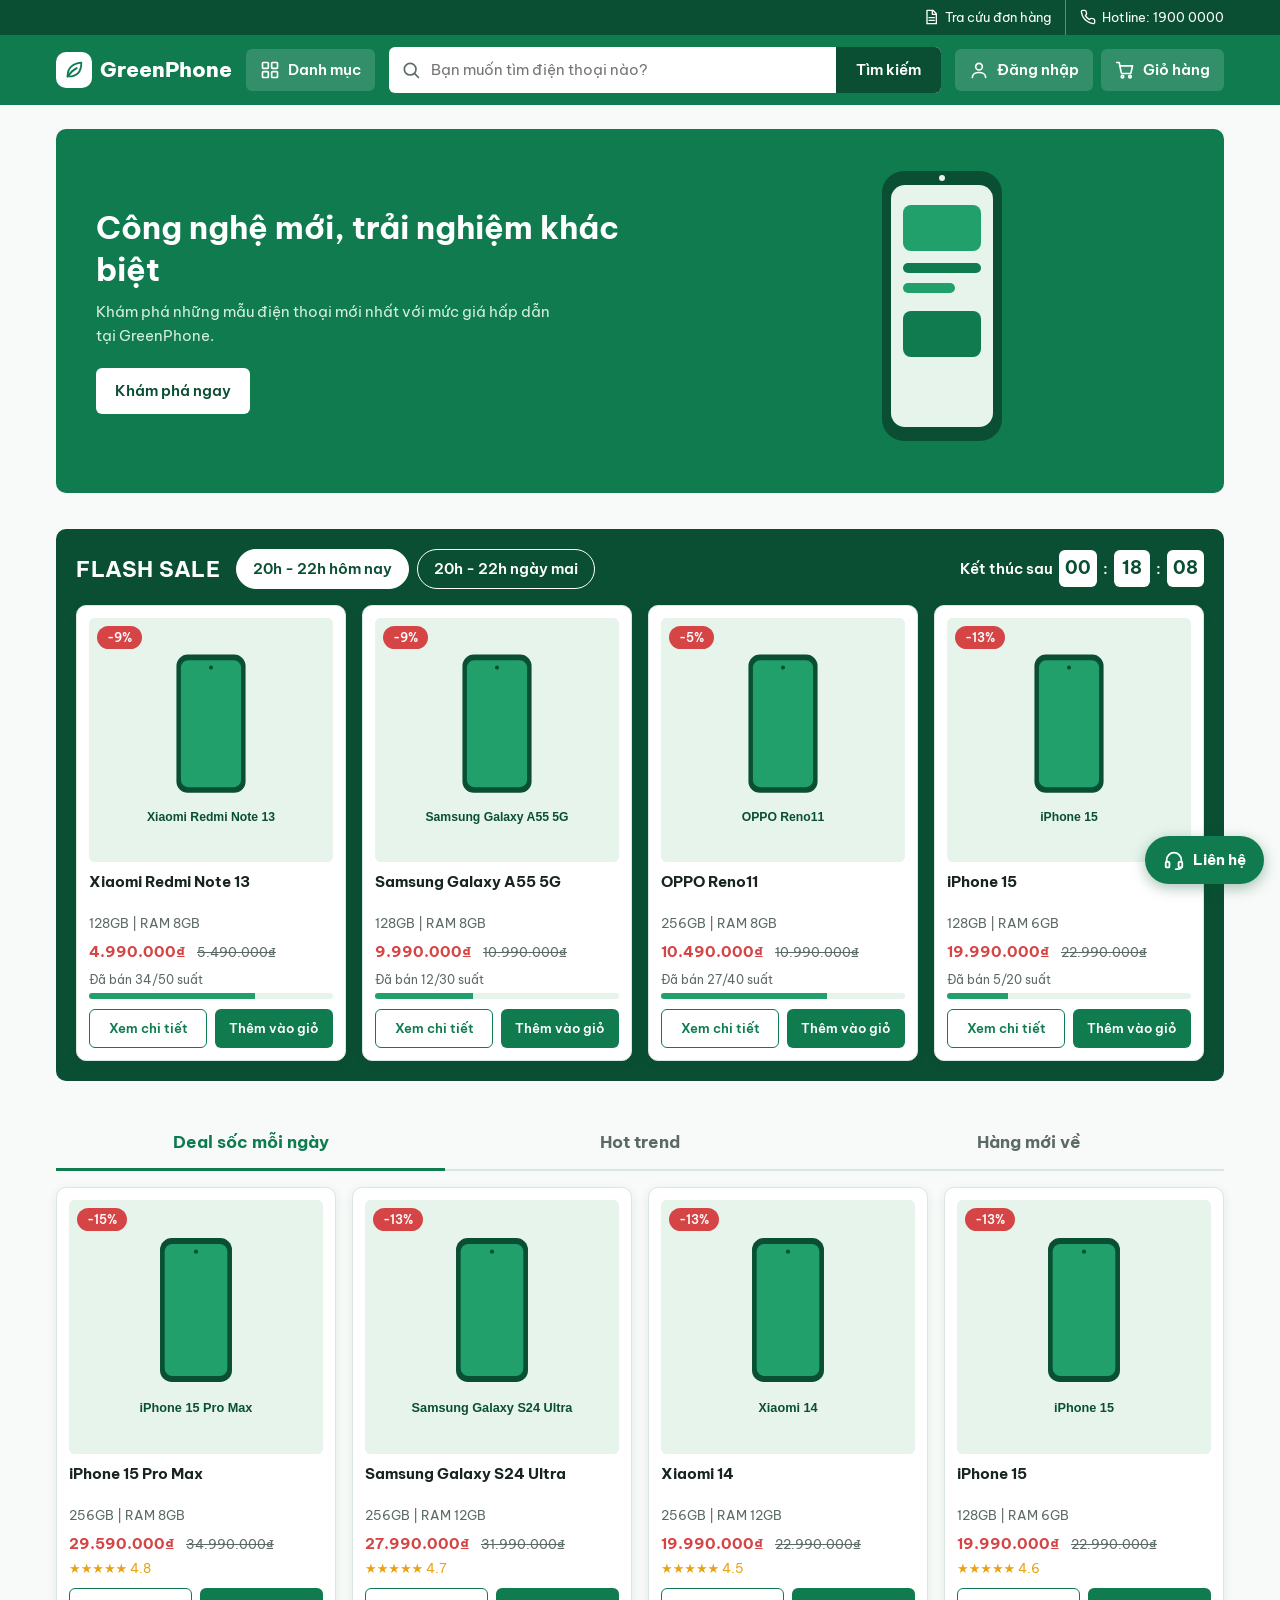
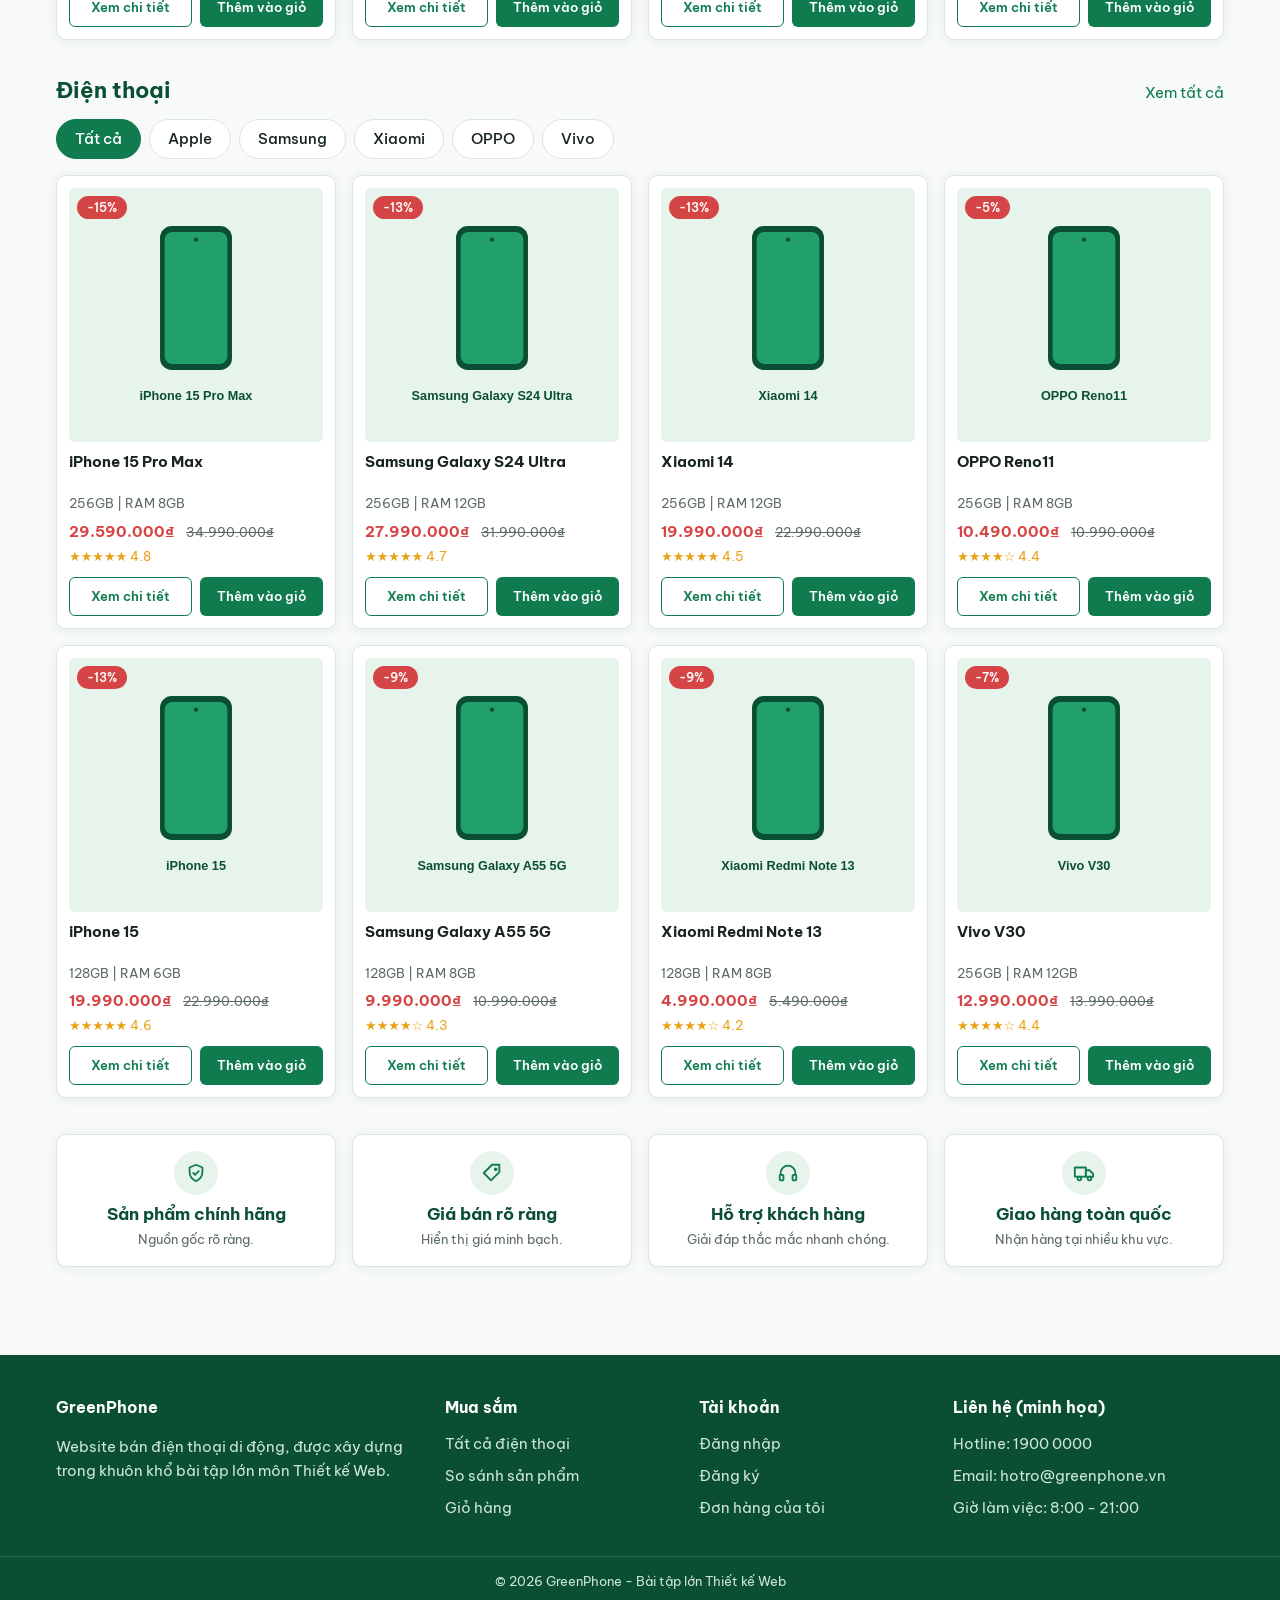
<file: index.html>
<!DOCTYPE html>
<html lang="vi">
<head>
  <meta charset="UTF-8">
  <meta name="viewport" content="width=device-width, initial-scale=1">
  <title>GreenPhone - Trang chủ</title>
  <link rel="preconnect" href="https://fonts.googleapis.com">
  <link href="https://fonts.googleapis.com/css2?family=Be+Vietnam+Pro:wght@400;500;600;700;800&display=swap" rel="stylesheet">
  <link rel="stylesheet" href="css/base.css">
  <link rel="stylesheet" href="css/home.css">
</head>
<body>

  <div id="site-header"></div>

  <main class="main">
    <div class="container">

      <!-- 1. Hero -->
      <section class="home-hero">
        <div>
          <h1>Công nghệ mới, trải nghiệm khác biệt</h1>
          <p>Khám phá những mẫu điện thoại mới nhất với mức giá hấp dẫn tại GreenPhone.</p>
          <a class="btn" href="products.html">Khám phá ngay</a>
        </div>
        <div class="home-hero-img" aria-hidden="true">
          <svg viewBox="0 0 260 300" xmlns="http://www.w3.org/2000/svg">
            <rect x="70" y="10" width="120" height="270" rx="22" fill="#0A4F33"/>
            <rect x="79" y="24" width="102" height="242" rx="14" fill="#E6F4EC"/>
            <rect x="91" y="44" width="78" height="46" rx="8" fill="#22A06B"/>
            <rect x="91" y="102" width="78" height="10" rx="5" fill="#0F7B4F"/>
            <rect x="91" y="122" width="52" height="10" rx="5" fill="#22A06B"/>
            <rect x="91" y="150" width="78" height="46" rx="8" fill="#0F7B4F"/>
            <circle cx="130" cy="17" r="3" fill="#E6F4EC"/>
          </svg>
        </div>
      </section>

      <!-- 2. Flash sale (vẽ bởi js/home.js; dữ liệu suất bán là minh họa) -->
      <section class="home-section home-flash" id="flash-sale">
        <div class="home-flash-head">
          <h2>FLASH SALE</h2>
          <div class="home-slots" id="flash-slots"></div>
          <div class="home-timer">
            <span id="timer-label">Kết thúc sau</span>
            <b id="t-h">00</b><i>:</i><b id="t-m">00</b><i>:</i><b id="t-s">00</b>
          </div>
        </div>
        <div class="home-products" id="flash-products"></div>
      </section>

      <!-- 3. Ba tab: Deal sốc mỗi ngày / Hot trend / Hàng mới về -->
      <section class="home-section">
        <div class="home-tabs" id="home-tabs">
          <button type="button" class="home-tab active" data-tab="deal">Deal sốc mỗi ngày</button>
          <button type="button" class="home-tab" data-tab="hot">Hot trend</button>
          <button type="button" class="home-tab" data-tab="new">Hàng mới về</button>
        </div>
        <div class="home-products" id="tab-products"></div>
      </section>

      <!-- 4. Danh mục điện thoại (lọc theo hãng ngay tại trang chủ) -->
      <section class="home-section">
        <div class="home-section-head">
          <h2>Điện thoại</h2>
          <a href="products.html">Xem tất cả</a>
        </div>
        <div class="home-pills" id="home-pills"></div>
        <div class="home-products" id="phone-products"></div>
      </section>

      <!-- 5. Lợi ích mua sắm -->
      <section class="home-section">
        <div class="home-benefits">
          <div class="card home-benefit">
            <div class="home-benefit-icon"><svg viewBox="0 0 24 24" fill="none" stroke="currentColor" stroke-width="2" stroke-linecap="round" stroke-linejoin="round"><path d="M12 3l7 3v5c0 5-3 8-7 10-4-2-7-5-7-10V6z"/><path d="M9 12l2 2 4-4"/></svg></div>
            <h3>Sản phẩm chính hãng</h3><p>Nguồn gốc rõ ràng.</p>
          </div>
          <div class="card home-benefit">
            <div class="home-benefit-icon"><svg viewBox="0 0 24 24" fill="none" stroke="currentColor" stroke-width="2" stroke-linecap="round" stroke-linejoin="round"><path d="M3 12l9-9h8v8l-9 9z"/><circle cx="16" cy="8" r="1"/></svg></div>
            <h3>Giá bán rõ ràng</h3><p>Hiển thị giá minh bạch.</p>
          </div>
          <div class="card home-benefit">
            <div class="home-benefit-icon"><svg viewBox="0 0 24 24" fill="none" stroke="currentColor" stroke-width="2" stroke-linecap="round" stroke-linejoin="round"><path d="M4 14v-2a8 8 0 0116 0v2"/><rect x="3" y="14" width="4" height="6" rx="1"/><rect x="17" y="14" width="4" height="6" rx="1"/></svg></div>
            <h3>Hỗ trợ khách hàng</h3><p>Giải đáp thắc mắc nhanh chóng.</p>
          </div>
          <div class="card home-benefit">
            <div class="home-benefit-icon"><svg viewBox="0 0 24 24" fill="none" stroke="currentColor" stroke-width="2" stroke-linecap="round" stroke-linejoin="round"><path d="M2 6h12v10H2z"/><path d="M14 9h4l4 4v3h-8z"/><circle cx="7" cy="18" r="2"/><circle cx="18" cy="18" r="2"/></svg></div>
            <h3>Giao hàng toàn quốc</h3><p>Nhận hàng tại nhiều khu vực.</p>
          </div>
        </div>
      </section>

    </div>
  </main>

  <div id="site-footer"></div>

  <!-- Thứ tự: dữ liệu, common.js, js của trang -->
  <script src="data/products.js"></script>
  <script src="js/common.js"></script>
  <script src="js/home.js"></script>
</body>
</html>
</file>
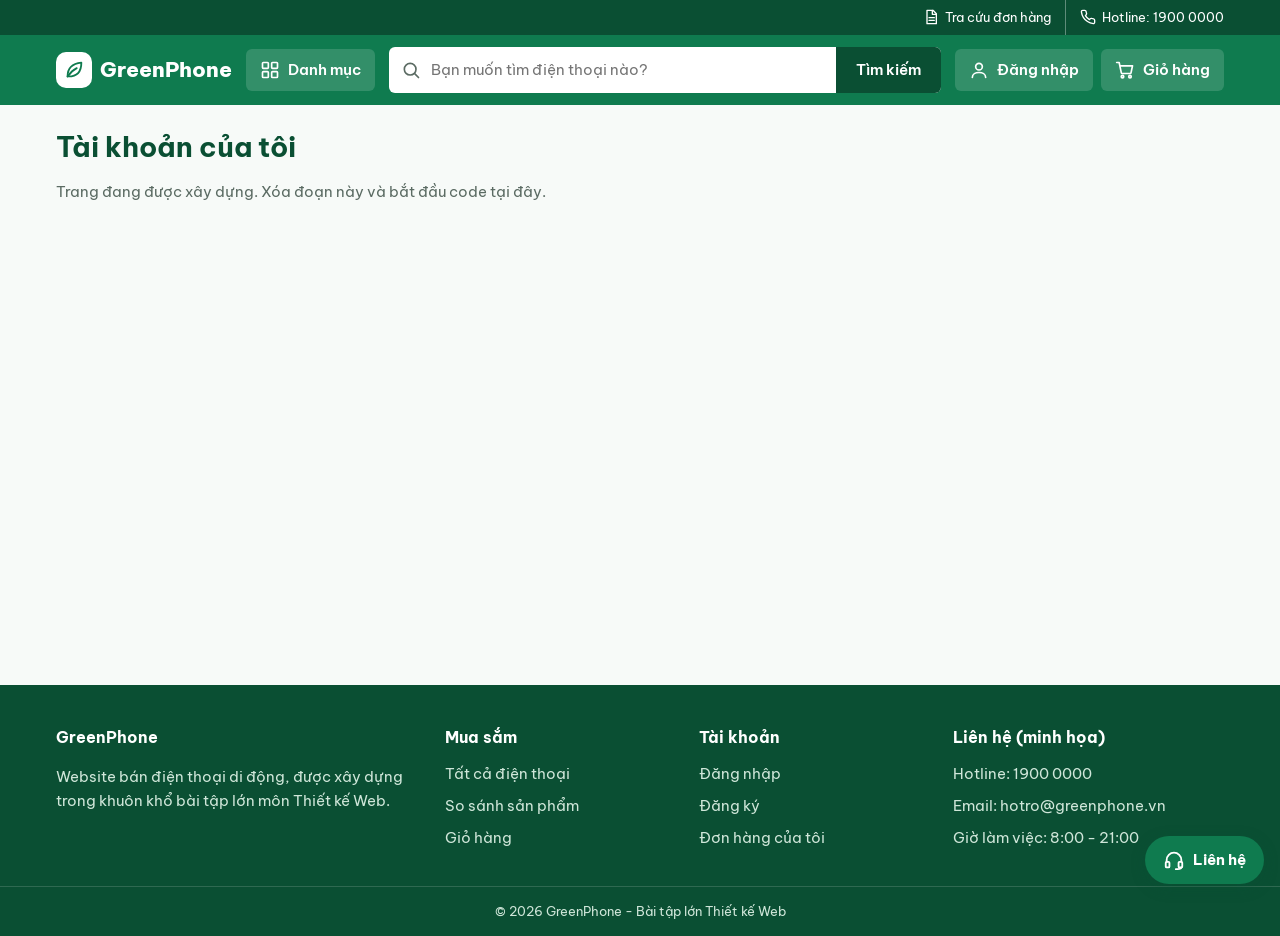
<file: account.html>
<!DOCTYPE html>
<html lang="vi">
<head>
  <meta charset="UTF-8">
  <meta name="viewport" content="width=device-width, initial-scale=1">
  <title>GreenPhone - Tài khoản của tôi</title>
  <link rel="preconnect" href="https://fonts.googleapis.com">
  <link href="https://fonts.googleapis.com/css2?family=Be+Vietnam+Pro:wght@400;500;600;700;800&display=swap" rel="stylesheet">
  <link rel="stylesheet" href="css/base.css">
  <link rel="stylesheet" href="css/account.css">
</head>
<body>

  <div id="site-header"></div>

  <main class="main">
    <div class="container">
      <!-- ===== NỘI DUNG RIÊNG CỦA TRANG BẮT ĐẦU TỪ ĐÂY (TV1 phụ trách) =====
           Truy cập: Đã đăng nhập
           Gợi ý: Gọi requireLogin(). Chuyển mục bằng ?tab=profile, address, password. -->
      <h1>Tài khoản của tôi</h1>
      <p class="text-soft">Trang đang được xây dựng. Xóa đoạn này và bắt đầu code tại đây.</p>
      <!-- ===== HẾT NỘI DUNG RIÊNG ===== -->
    </div>
  </main>

  <div id="site-footer"></div>

  <!-- Thứ tự: dữ liệu, common.js, js của module -->
  <script src="data/products.js"></script>
  <script src="js/common.js"></script>
  <script src="js/account.js"></script>
</body>
</html>
</file>
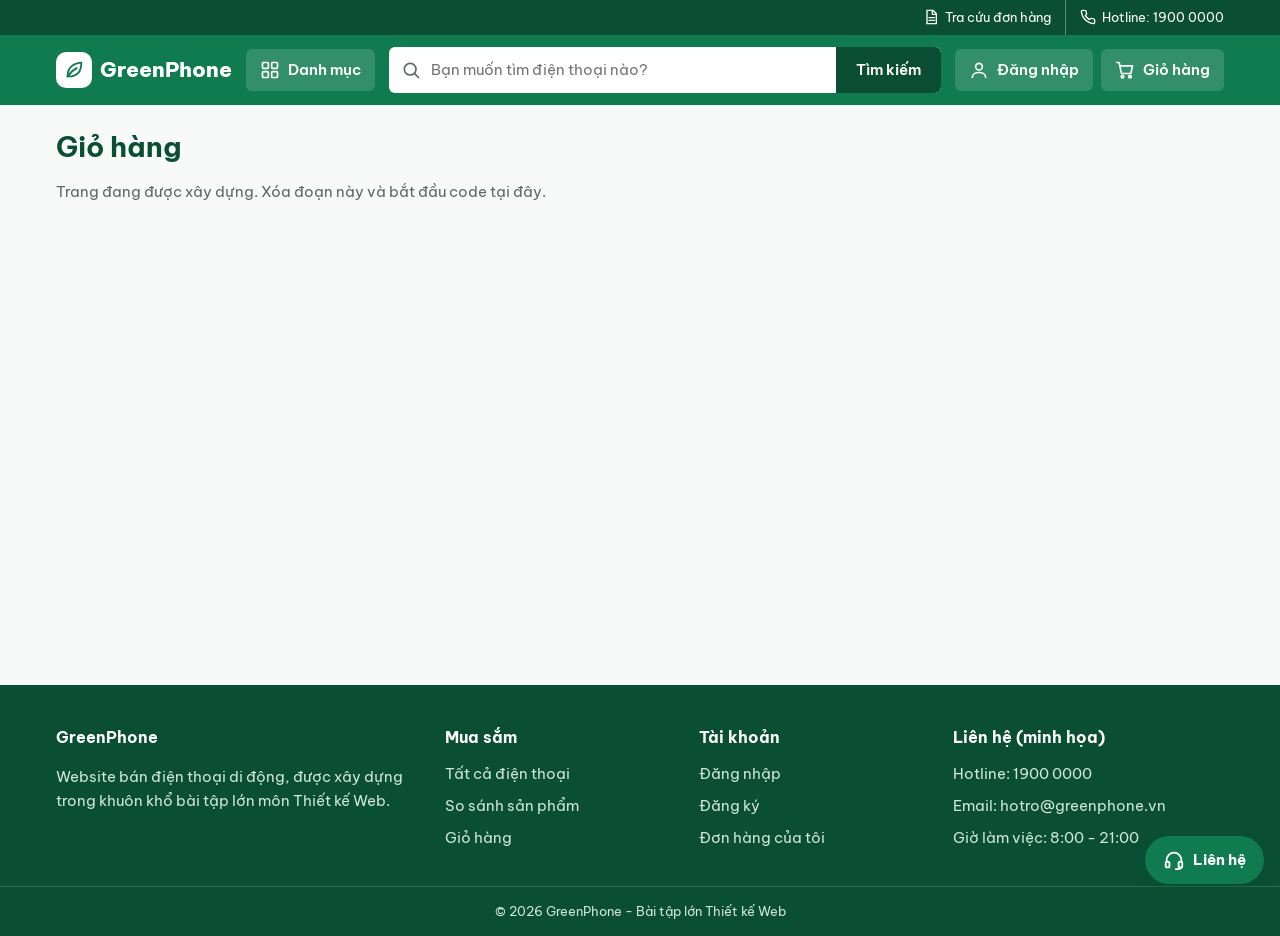
<file: cart.html>
<!DOCTYPE html>
<html lang="vi">
<head>
  <meta charset="UTF-8">
  <meta name="viewport" content="width=device-width, initial-scale=1">
  <title>GreenPhone - Giỏ hàng</title>
  <link rel="preconnect" href="https://fonts.googleapis.com">
  <link href="https://fonts.googleapis.com/css2?family=Be+Vietnam+Pro:wght@400;500;600;700;800&display=swap" rel="stylesheet">
  <link rel="stylesheet" href="css/base.css">
  <link rel="stylesheet" href="css/cart.css">
</head>
<body>

  <div id="site-header"></div>

  <main class="main">
    <div class="container">
      <!-- ===== NỘI DUNG RIÊNG CỦA TRANG BẮT ĐẦU TỪ ĐÂY (TV3 phụ trách) =====
           Truy cập: Mọi người
           Gợi ý: Đọc getCart(). Giỏ chỉ lưu variantId, quantity, selected; giá lấy từ PRODUCTS. -->
      <h1>Giỏ hàng</h1>
      <p class="text-soft">Trang đang được xây dựng. Xóa đoạn này và bắt đầu code tại đây.</p>
      <!-- ===== HẾT NỘI DUNG RIÊNG ===== -->
    </div>
  </main>

  <div id="site-footer"></div>

  <!-- Thứ tự: dữ liệu, common.js, js của module -->
  <script src="data/products.js"></script>
  <script src="js/common.js"></script>
  <script src="js/cart.js"></script>
</body>
</html>
</file>
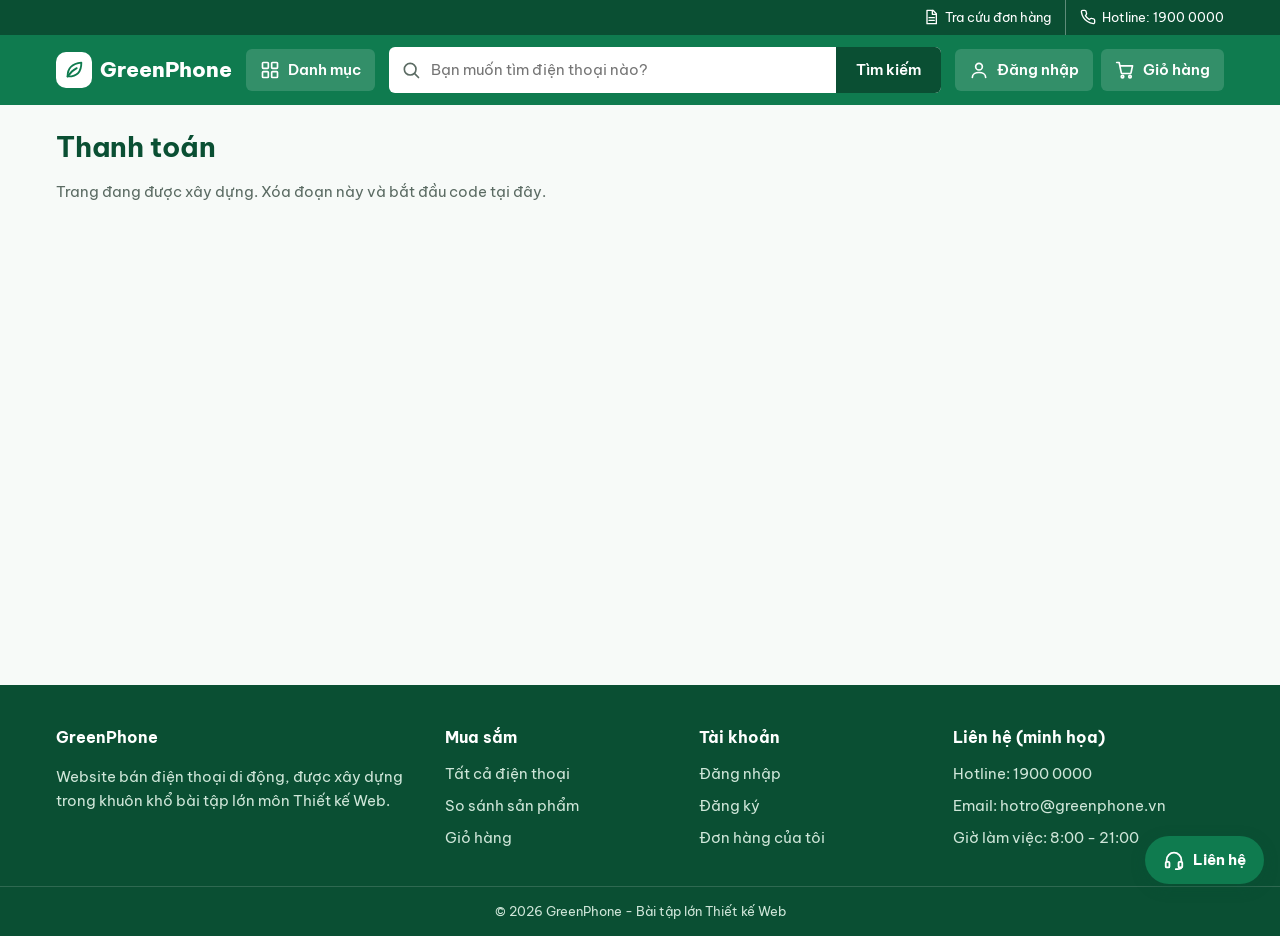
<file: checkout.html>
<!DOCTYPE html>
<html lang="vi">
<head>
  <meta charset="UTF-8">
  <meta name="viewport" content="width=device-width, initial-scale=1">
  <title>GreenPhone - Thanh toán</title>
  <link rel="preconnect" href="https://fonts.googleapis.com">
  <link href="https://fonts.googleapis.com/css2?family=Be+Vietnam+Pro:wght@400;500;600;700;800&display=swap" rel="stylesheet">
  <link rel="stylesheet" href="css/base.css">
  <link rel="stylesheet" href="css/cart.css">
</head>
<body>

  <div id="site-header"></div>

  <main class="main">
    <div class="container">
      <!-- ===== NỘI DUNG RIÊNG CỦA TRANG BẮT ĐẦU TỪ ĐÂY (TV3 phụ trách) =====
           Truy cập: Đã đăng nhập
           Gợi ý: Gọi requireLogin() ở đầu file JS. Tạo đơn bằng createOrder() (cần bổ sung vào common.js). -->
      <h1>Thanh toán</h1>
      <p class="text-soft">Trang đang được xây dựng. Xóa đoạn này và bắt đầu code tại đây.</p>
      <!-- ===== HẾT NỘI DUNG RIÊNG ===== -->
    </div>
  </main>

  <div id="site-footer"></div>

  <!-- Thứ tự: dữ liệu, common.js, js của module -->
  <script src="data/products.js"></script>
  <script src="js/common.js"></script>
  <script src="js/cart.js"></script>
</body>
</html>
</file>
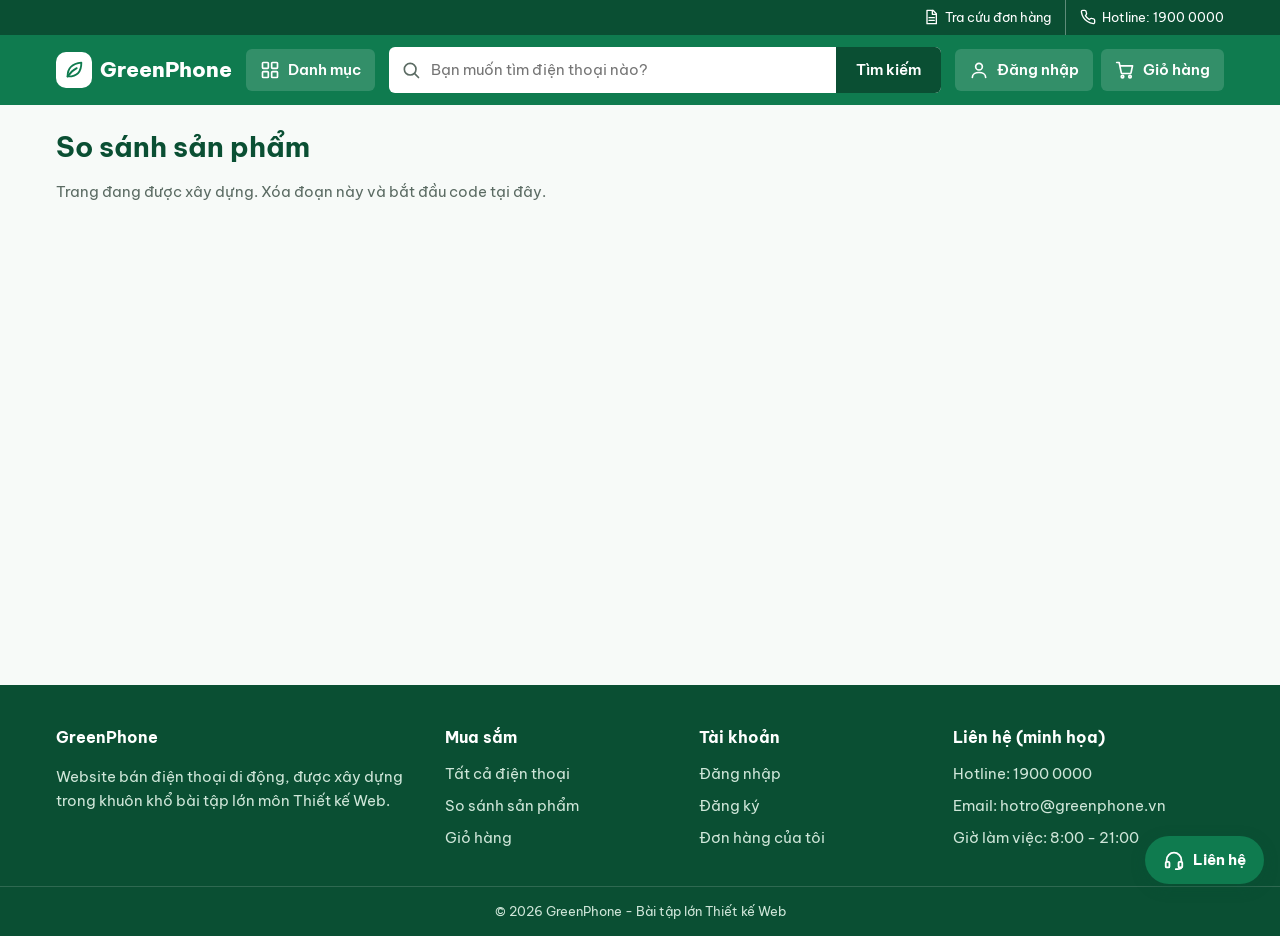
<file: compare.html>
<!DOCTYPE html>
<html lang="vi">
<head>
  <meta charset="UTF-8">
  <meta name="viewport" content="width=device-width, initial-scale=1">
  <title>GreenPhone - So sánh sản phẩm</title>
  <link rel="preconnect" href="https://fonts.googleapis.com">
  <link href="https://fonts.googleapis.com/css2?family=Be+Vietnam+Pro:wght@400;500;600;700;800&display=swap" rel="stylesheet">
  <link rel="stylesheet" href="css/base.css">
  <link rel="stylesheet" href="css/product.css">
</head>
<body>

  <div id="site-header"></div>

  <main class="main">
    <div class="container">
      <!-- ===== NỘI DUNG RIÊNG CỦA TRANG BẮT ĐẦU TỪ ĐÂY (TV2 phụ trách) =====
           Truy cập: Mọi người
           Gợi ý: So sánh tối đa 2 sản phẩm, lưu id vào khóa compare_list. -->
      <h1>So sánh sản phẩm</h1>
      <p class="text-soft">Trang đang được xây dựng. Xóa đoạn này và bắt đầu code tại đây.</p>
      <!-- ===== HẾT NỘI DUNG RIÊNG ===== -->
    </div>
  </main>

  <div id="site-footer"></div>

  <!-- Thứ tự: dữ liệu, common.js, js của module -->
  <script src="data/products.js"></script>
  <script src="js/common.js"></script>
  <script src="js/product.js"></script>
</body>
</html>
</file>
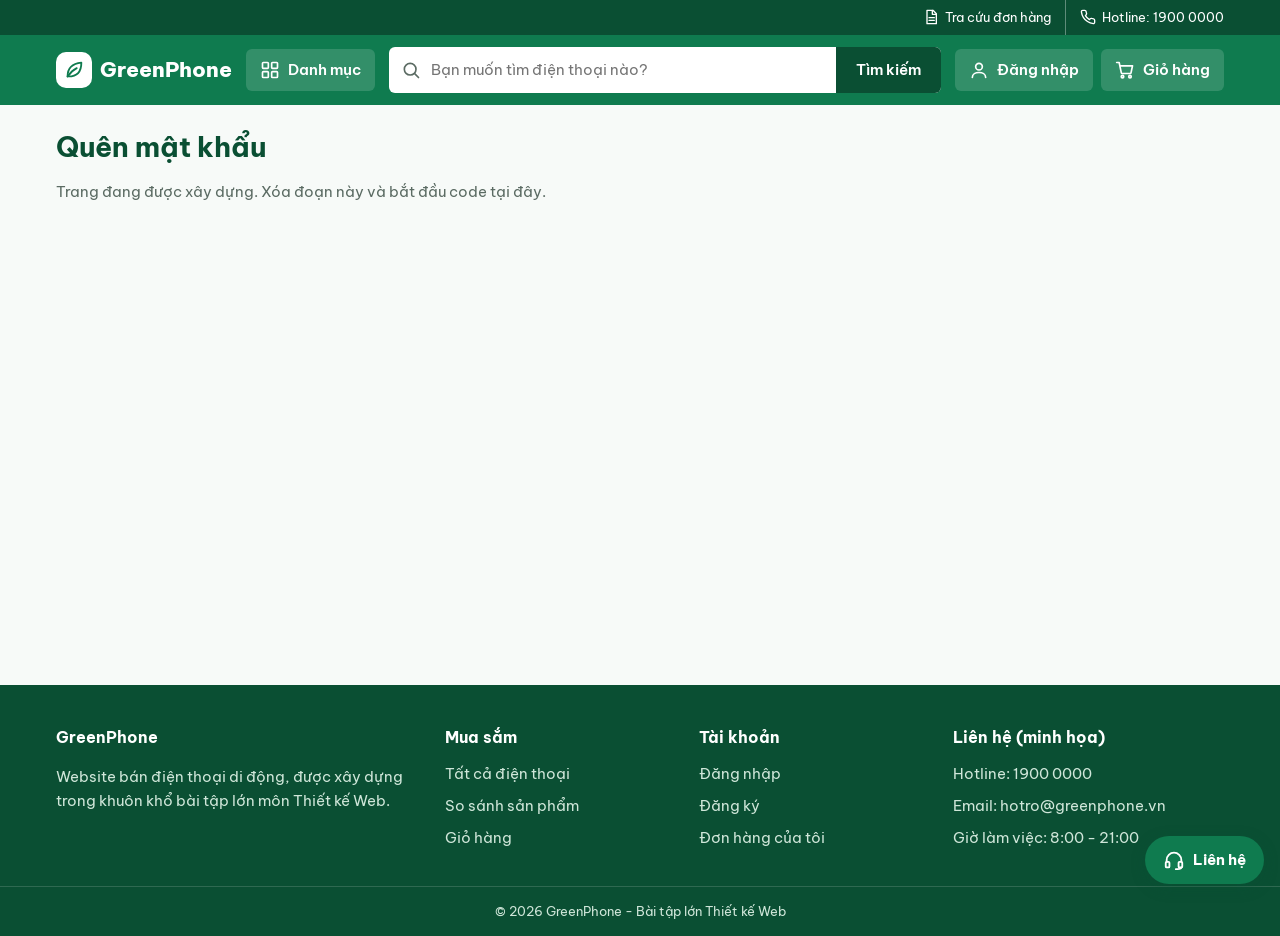
<file: forgot-password.html>
<!DOCTYPE html>
<html lang="vi">
<head>
  <meta charset="UTF-8">
  <meta name="viewport" content="width=device-width, initial-scale=1">
  <title>GreenPhone - Quên mật khẩu</title>
  <link rel="preconnect" href="https://fonts.googleapis.com">
  <link href="https://fonts.googleapis.com/css2?family=Be+Vietnam+Pro:wght@400;500;600;700;800&display=swap" rel="stylesheet">
  <link rel="stylesheet" href="css/base.css">
  <link rel="stylesheet" href="css/account.css">
</head>
<body>

  <div id="site-header"></div>

  <main class="main">
    <div class="container">
      <!-- ===== NỘI DUNG RIÊNG CỦA TRANG BẮT ĐẦU TỪ ĐÂY (TV1 phụ trách) =====
           Truy cập: Chưa đăng nhập
           Gợi ý: Giả lập, mã xác nhận cố định (xem tài liệu thống nhất, mục B9). -->
      <h1>Quên mật khẩu</h1>
      <p class="text-soft">Trang đang được xây dựng. Xóa đoạn này và bắt đầu code tại đây.</p>
      <!-- ===== HẾT NỘI DUNG RIÊNG ===== -->
    </div>
  </main>

  <div id="site-footer"></div>

  <!-- Thứ tự: dữ liệu, common.js, js của module -->
  <script src="data/products.js"></script>
  <script src="js/common.js"></script>
  <script src="js/account.js"></script>
</body>
</html>
</file>
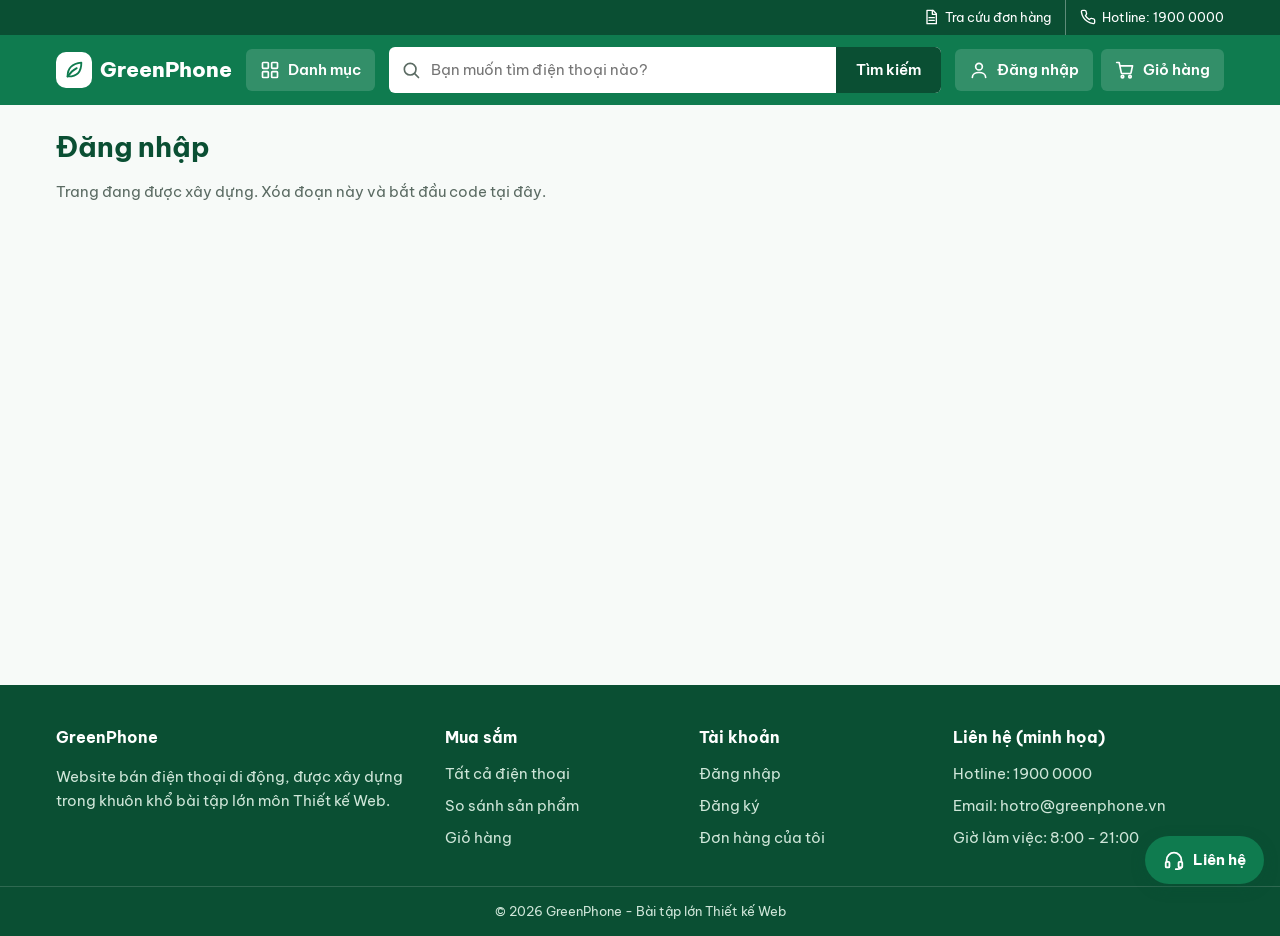
<file: login.html>
<!DOCTYPE html>
<html lang="vi">
<head>
  <meta charset="UTF-8">
  <meta name="viewport" content="width=device-width, initial-scale=1">
  <title>GreenPhone - Đăng nhập</title>
  <link rel="preconnect" href="https://fonts.googleapis.com">
  <link href="https://fonts.googleapis.com/css2?family=Be+Vietnam+Pro:wght@400;500;600;700;800&display=swap" rel="stylesheet">
  <link rel="stylesheet" href="css/base.css">
  <link rel="stylesheet" href="css/account.css">
</head>
<body>

  <div id="site-header"></div>

  <main class="main">
    <div class="container">
      <!-- ===== NỘI DUNG RIÊNG CỦA TRANG BẮT ĐẦU TỪ ĐÂY (TV1 phụ trách) =====
           Truy cập: Chưa đăng nhập
           Gợi ý: Có link sang register.html. Đăng nhập xong lưu currentUser, quay lại trang trong sessionStorage afterLogin. -->
      <h1>Đăng nhập</h1>
      <p class="text-soft">Trang đang được xây dựng. Xóa đoạn này và bắt đầu code tại đây.</p>
      <!-- ===== HẾT NỘI DUNG RIÊNG ===== -->
    </div>
  </main>

  <div id="site-footer"></div>

  <!-- Thứ tự: dữ liệu, common.js, js của module -->
  <script src="data/products.js"></script>
  <script src="js/common.js"></script>
  <script src="js/account.js"></script>
</body>
</html>
</file>
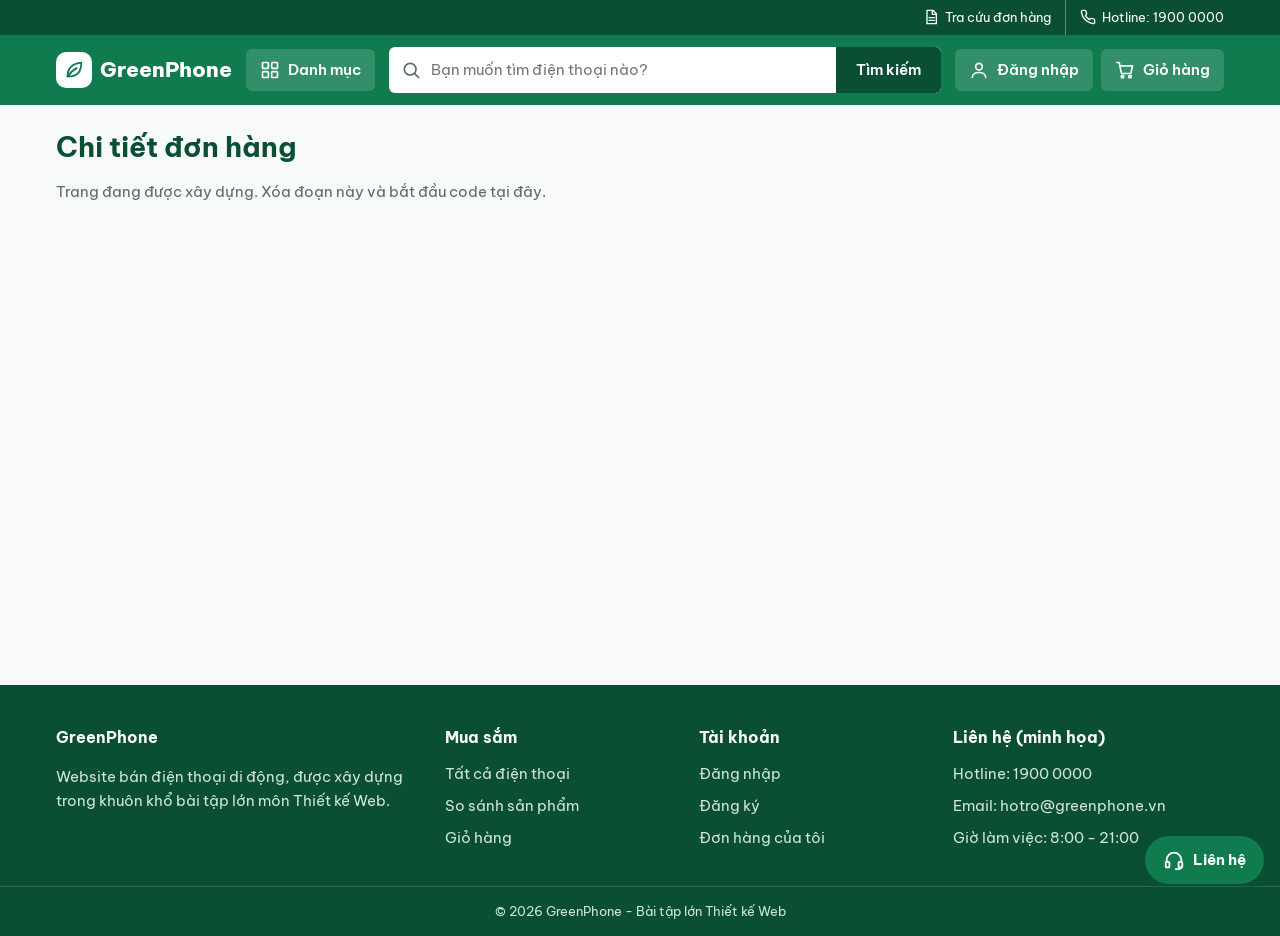
<file: order-detail.html>
<!DOCTYPE html>
<html lang="vi">
<head>
  <meta charset="UTF-8">
  <meta name="viewport" content="width=device-width, initial-scale=1">
  <title>GreenPhone - Chi tiết đơn hàng</title>
  <link rel="preconnect" href="https://fonts.googleapis.com">
  <link href="https://fonts.googleapis.com/css2?family=Be+Vietnam+Pro:wght@400;500;600;700;800&display=swap" rel="stylesheet">
  <link rel="stylesheet" href="css/base.css">
  <link rel="stylesheet" href="css/order.css">
</head>
<body>

  <div id="site-header"></div>

  <main class="main">
    <div class="container">
      <!-- ===== NỘI DUNG RIÊNG CỦA TRANG BẮT ĐẦU TỪ ĐÂY (TV4 phụ trách) =====
           Truy cập: Đã đăng nhập
           Gợi ý: Đọc ?id=. Theo dõi trạng thái, hủy đơn bằng cancelOrder() (cần bổ sung vào common.js). -->
      <h1>Chi tiết đơn hàng</h1>
      <p class="text-soft">Trang đang được xây dựng. Xóa đoạn này và bắt đầu code tại đây.</p>
      <!-- ===== HẾT NỘI DUNG RIÊNG ===== -->
    </div>
  </main>

  <div id="site-footer"></div>

  <!-- Thứ tự: dữ liệu, common.js, js của module -->
  <script src="data/products.js"></script>
  <script src="js/common.js"></script>
  <script src="js/order.js"></script>
</body>
</html>
</file>
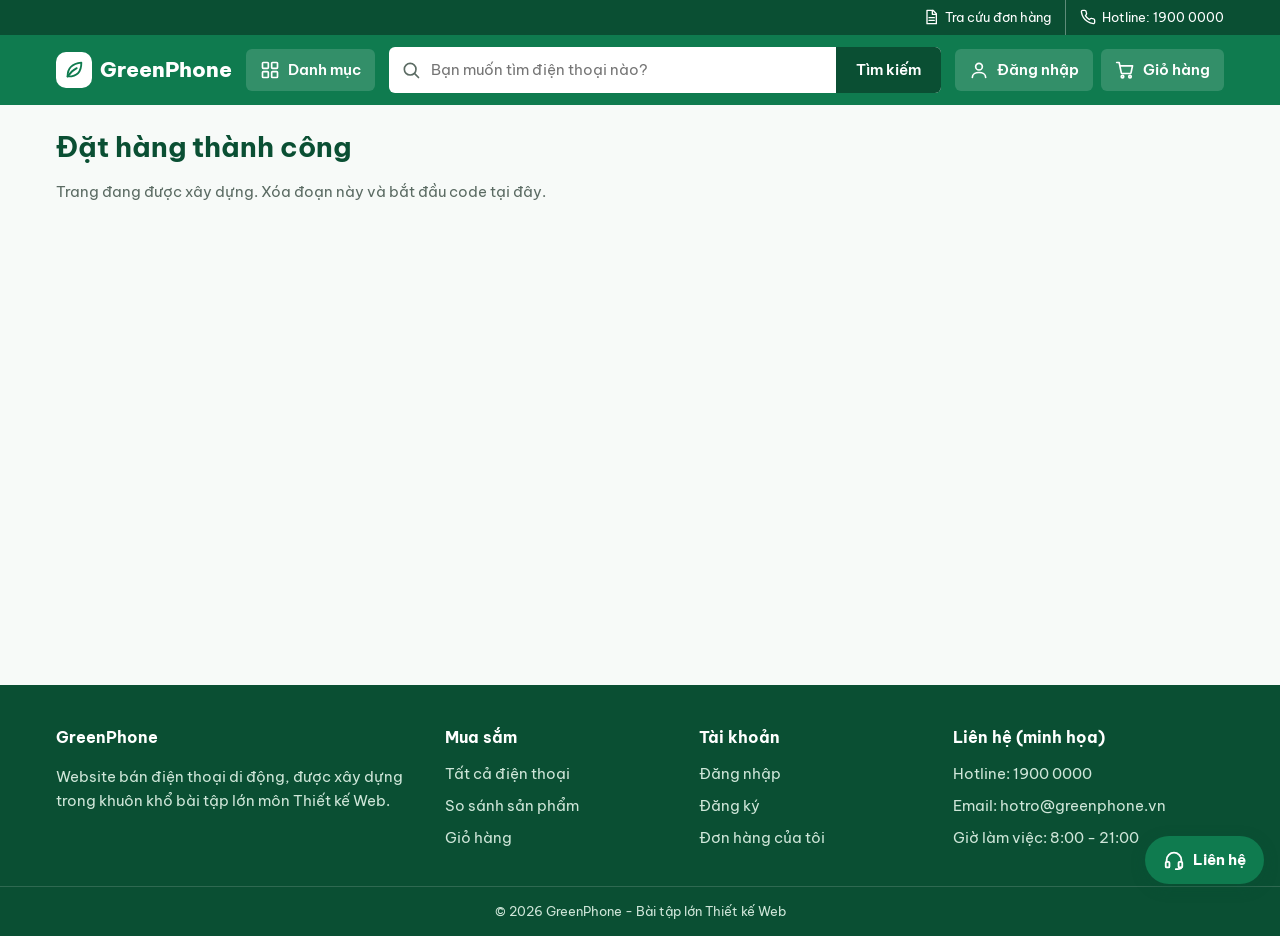
<file: order-success.html>
<!DOCTYPE html>
<html lang="vi">
<head>
  <meta charset="UTF-8">
  <meta name="viewport" content="width=device-width, initial-scale=1">
  <title>GreenPhone - Đặt hàng thành công</title>
  <link rel="preconnect" href="https://fonts.googleapis.com">
  <link href="https://fonts.googleapis.com/css2?family=Be+Vietnam+Pro:wght@400;500;600;700;800&display=swap" rel="stylesheet">
  <link rel="stylesheet" href="css/base.css">
  <link rel="stylesheet" href="css/cart.css">
</head>
<body>

  <div id="site-header"></div>

  <main class="main">
    <div class="container">
      <!-- ===== NỘI DUNG RIÊNG CỦA TRANG BẮT ĐẦU TỪ ĐÂY (TV3 phụ trách) =====
           Truy cập: Đã đăng nhập
           Gợi ý: Hiển thị mã đơn vừa tạo. -->
      <h1>Đặt hàng thành công</h1>
      <p class="text-soft">Trang đang được xây dựng. Xóa đoạn này và bắt đầu code tại đây.</p>
      <!-- ===== HẾT NỘI DUNG RIÊNG ===== -->
    </div>
  </main>

  <div id="site-footer"></div>

  <!-- Thứ tự: dữ liệu, common.js, js của module -->
  <script src="data/products.js"></script>
  <script src="js/common.js"></script>
  <script src="js/cart.js"></script>
</body>
</html>
</file>
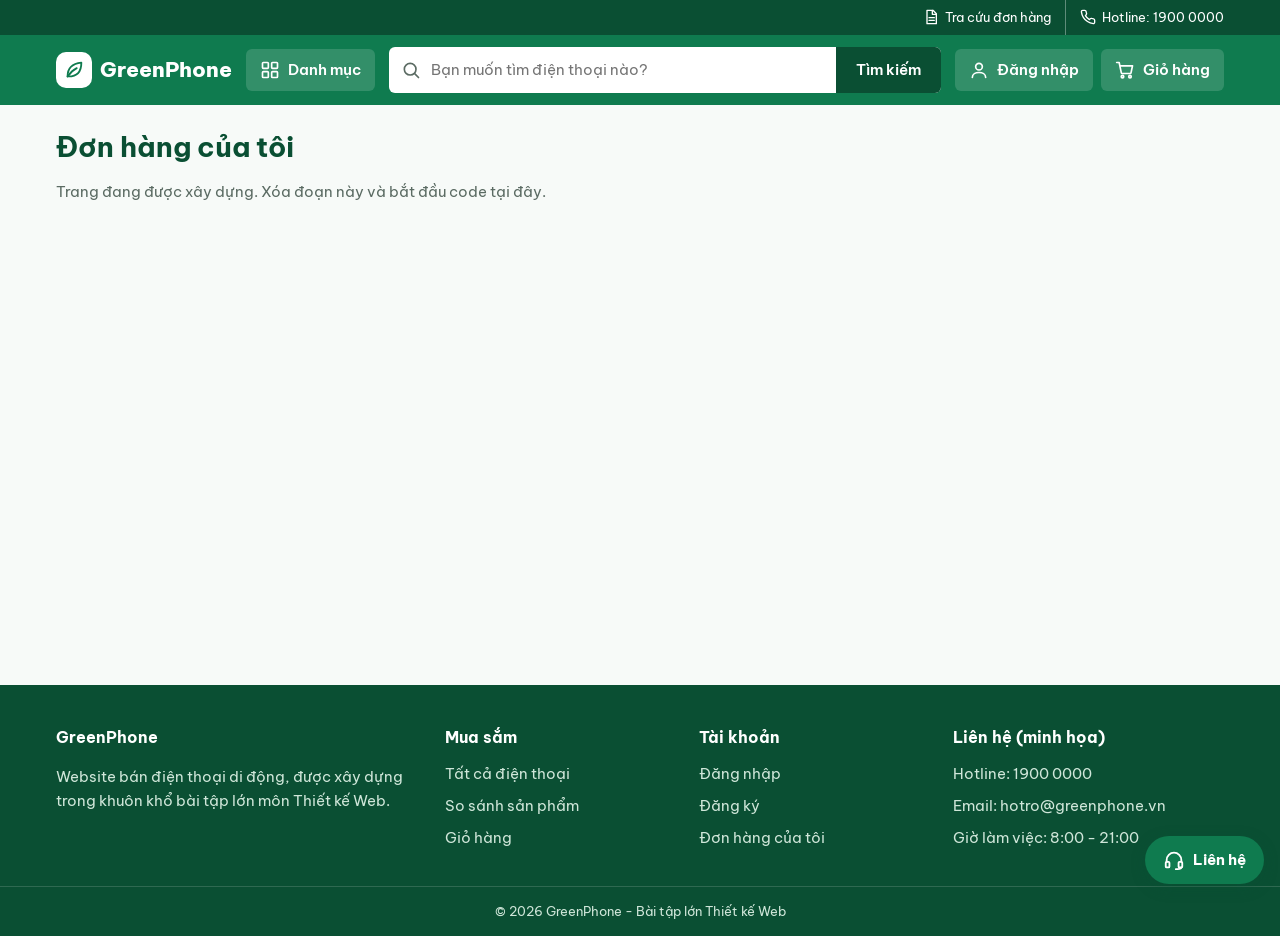
<file: orders.html>
<!DOCTYPE html>
<html lang="vi">
<head>
  <meta charset="UTF-8">
  <meta name="viewport" content="width=device-width, initial-scale=1">
  <title>GreenPhone - Đơn hàng của tôi</title>
  <link rel="preconnect" href="https://fonts.googleapis.com">
  <link href="https://fonts.googleapis.com/css2?family=Be+Vietnam+Pro:wght@400;500;600;700;800&display=swap" rel="stylesheet">
  <link rel="stylesheet" href="css/base.css">
  <link rel="stylesheet" href="css/order.css">
</head>
<body>

  <div id="site-header"></div>

  <main class="main">
    <div class="container">
      <!-- ===== NỘI DUNG RIÊNG CỦA TRANG BẮT ĐẦU TỪ ĐÂY (TV4 phụ trách) =====
           Truy cập: Đã đăng nhập
           Gợi ý: Gọi requireLogin(). Danh sách đơn và ô tra cứu theo mã đơn. -->
      <h1>Đơn hàng của tôi</h1>
      <p class="text-soft">Trang đang được xây dựng. Xóa đoạn này và bắt đầu code tại đây.</p>
      <!-- ===== HẾT NỘI DUNG RIÊNG ===== -->
    </div>
  </main>

  <div id="site-footer"></div>

  <!-- Thứ tự: dữ liệu, common.js, js của module -->
  <script src="data/products.js"></script>
  <script src="js/common.js"></script>
  <script src="js/order.js"></script>
</body>
</html>
</file>
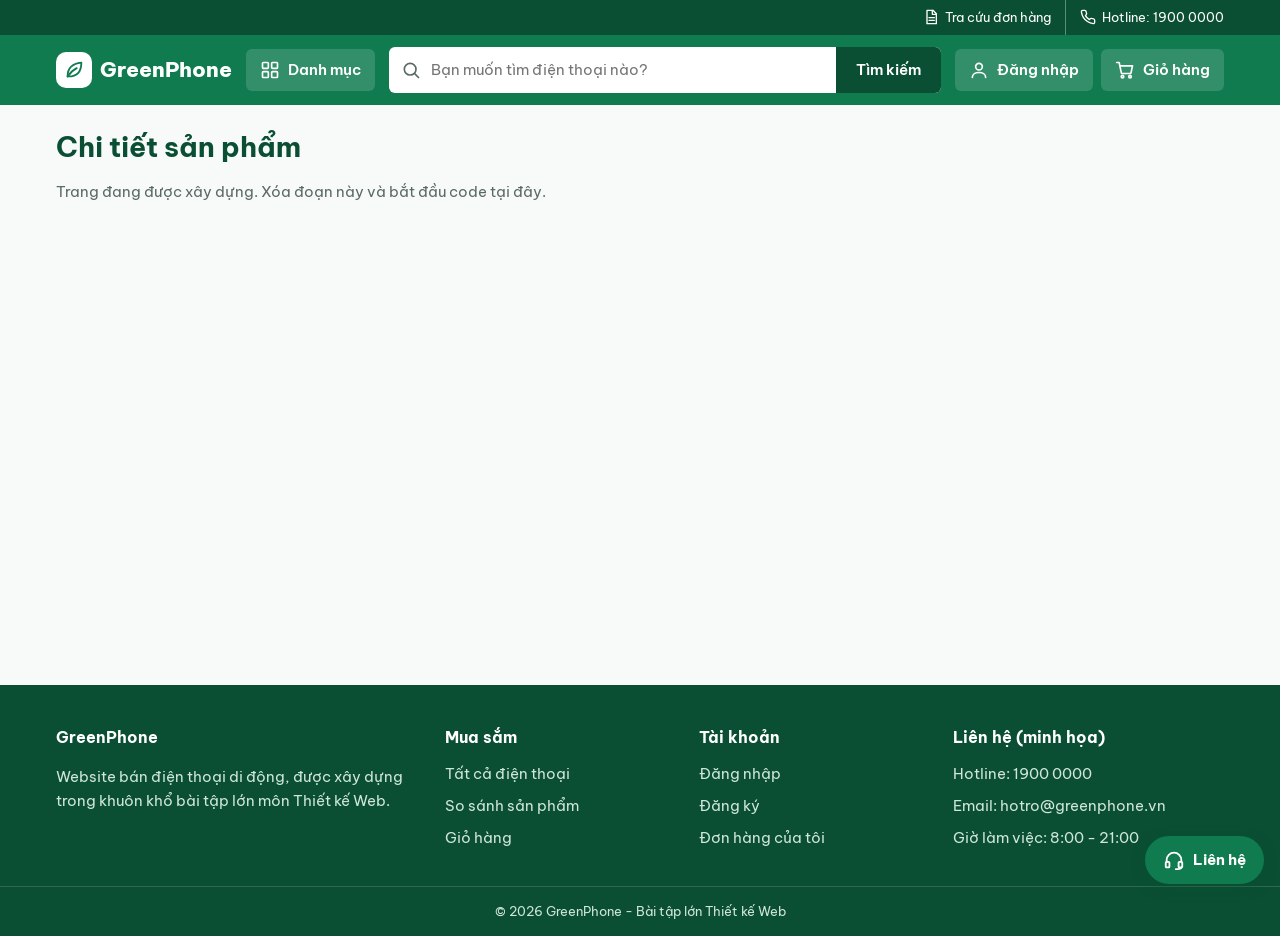
<file: product-detail.html>
<!DOCTYPE html>
<html lang="vi">
<head>
  <meta charset="UTF-8">
  <meta name="viewport" content="width=device-width, initial-scale=1">
  <title>GreenPhone - Chi tiết sản phẩm</title>
  <link rel="preconnect" href="https://fonts.googleapis.com">
  <link href="https://fonts.googleapis.com/css2?family=Be+Vietnam+Pro:wght@400;500;600;700;800&display=swap" rel="stylesheet">
  <link rel="stylesheet" href="css/base.css">
  <link rel="stylesheet" href="css/product.css">
</head>
<body>

  <div id="site-header"></div>

  <main class="main">
    <div class="container">
      <!-- ===== NỘI DUNG RIÊNG CỦA TRANG BẮT ĐẦU TỪ ĐÂY (TV2 phụ trách) =====
           Truy cập: Mọi người
           Gợi ý: Đọc ?id=. Chọn biến thể, gọi addToCart(variantId, quantity). -->
      <h1>Chi tiết sản phẩm</h1>
      <p class="text-soft">Trang đang được xây dựng. Xóa đoạn này và bắt đầu code tại đây.</p>
      <!-- ===== HẾT NỘI DUNG RIÊNG ===== -->
    </div>
  </main>

  <div id="site-footer"></div>

  <!-- Thứ tự: dữ liệu, common.js, js của module -->
  <script src="data/products.js"></script>
  <script src="js/common.js"></script>
  <script src="js/product.js"></script>
</body>
</html>
</file>
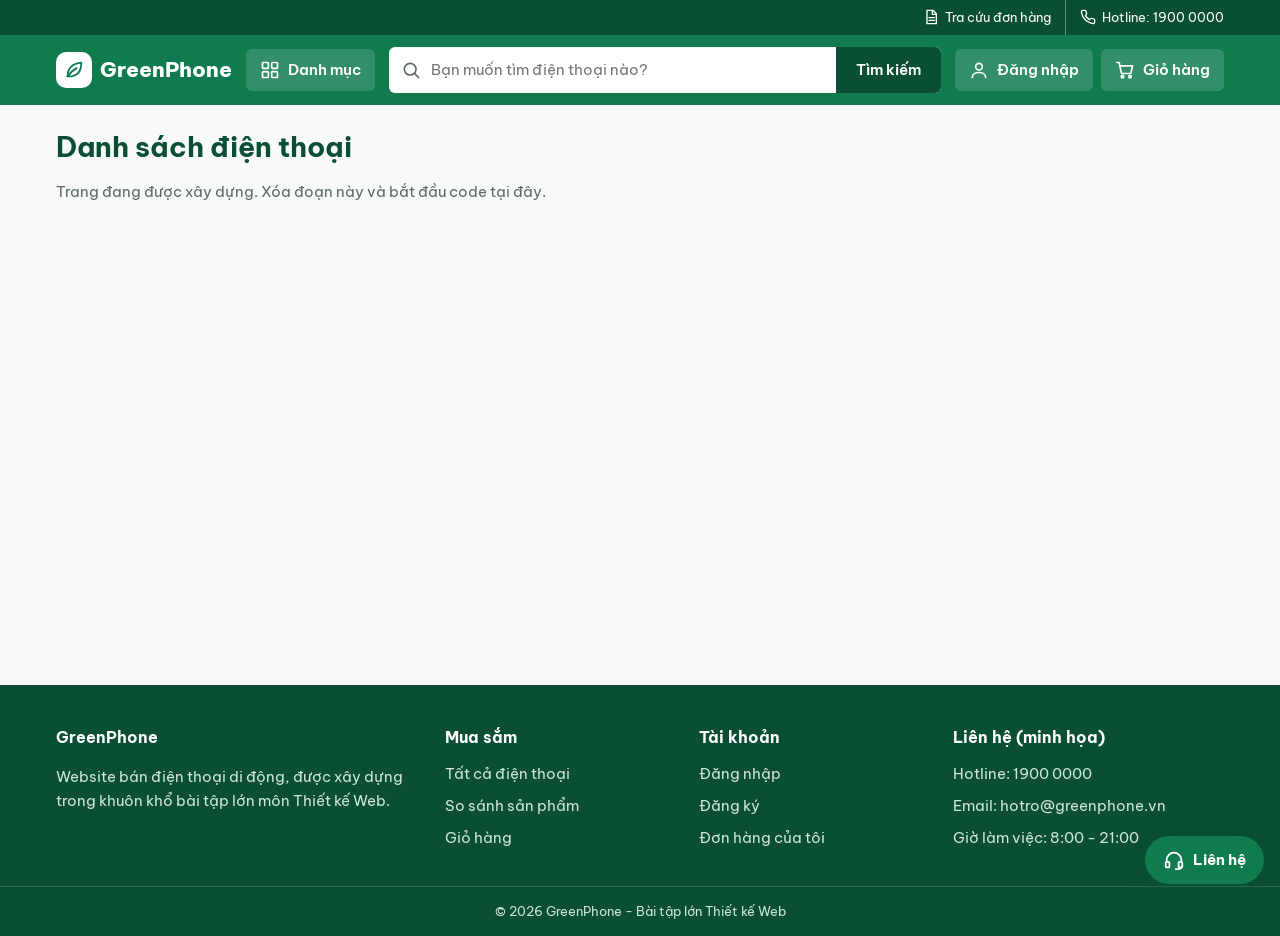
<file: products.html>
<!DOCTYPE html>
<html lang="vi">
<head>
  <meta charset="UTF-8">
  <meta name="viewport" content="width=device-width, initial-scale=1">
  <title>GreenPhone - Danh sách điện thoại</title>
  <link rel="preconnect" href="https://fonts.googleapis.com">
  <link href="https://fonts.googleapis.com/css2?family=Be+Vietnam+Pro:wght@400;500;600;700;800&display=swap" rel="stylesheet">
  <link rel="stylesheet" href="css/base.css">
  <link rel="stylesheet" href="css/product.css">
</head>
<body>

  <div id="site-header"></div>

  <main class="main">
    <div class="container">
      <!-- ===== NỘI DUNG RIÊNG CỦA TRANG BẮT ĐẦU TỪ ĐÂY (TV2 phụ trách) =====
           Truy cập: Mọi người
           Gợi ý: Lọc theo ?brand=, tìm kiếm theo ?q=, sắp xếp. Đọc PRODUCTS trong data/products.js. -->
      <h1>Danh sách điện thoại</h1>
      <p class="text-soft">Trang đang được xây dựng. Xóa đoạn này và bắt đầu code tại đây.</p>
      <!-- ===== HẾT NỘI DUNG RIÊNG ===== -->
    </div>
  </main>

  <div id="site-footer"></div>

  <!-- Thứ tự: dữ liệu, common.js, js của module -->
  <script src="data/products.js"></script>
  <script src="js/common.js"></script>
  <script src="js/product.js"></script>
</body>
</html>
</file>
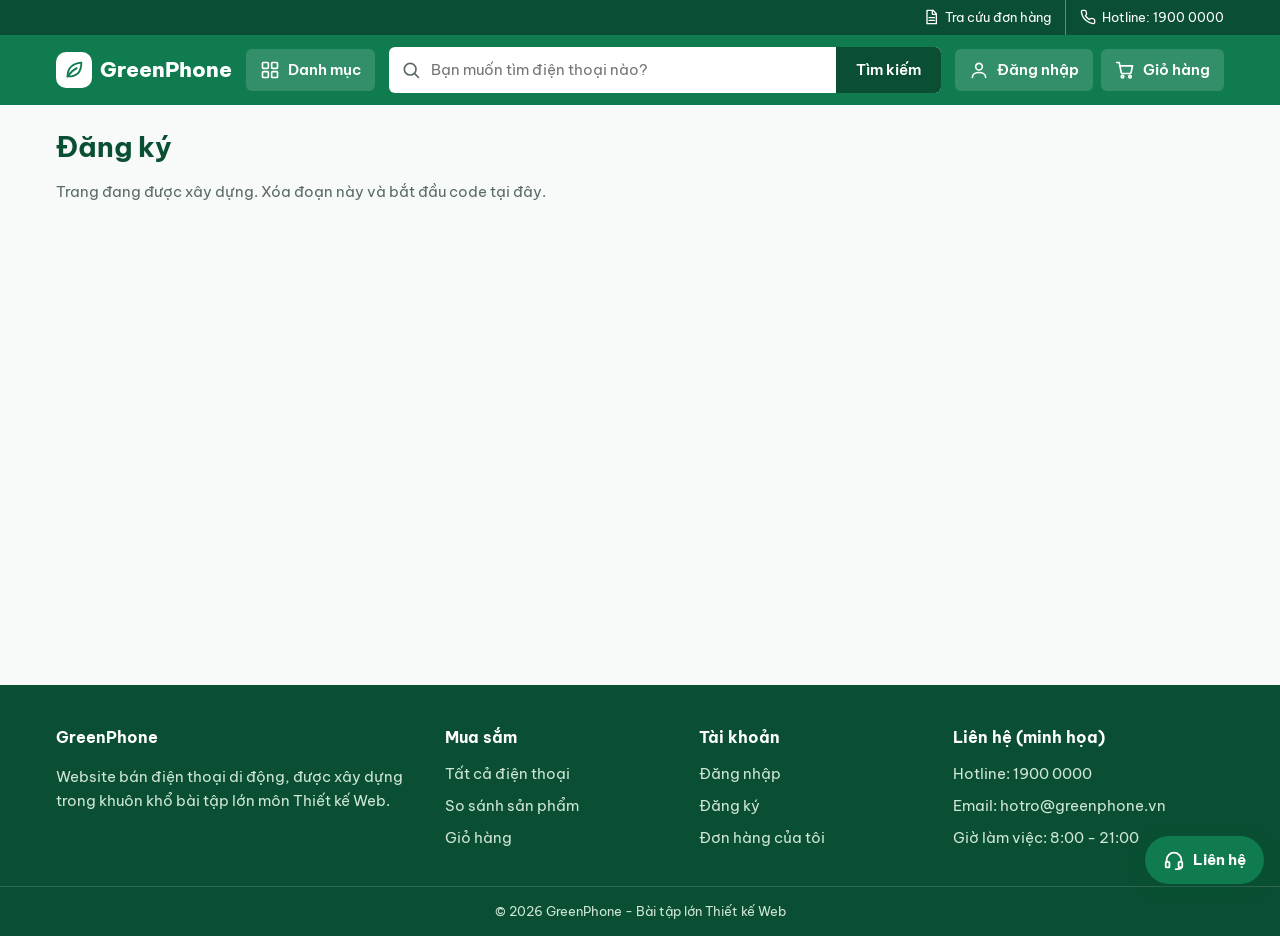
<file: register.html>
<!DOCTYPE html>
<html lang="vi">
<head>
  <meta charset="UTF-8">
  <meta name="viewport" content="width=device-width, initial-scale=1">
  <title>GreenPhone - Đăng ký</title>
  <link rel="preconnect" href="https://fonts.googleapis.com">
  <link href="https://fonts.googleapis.com/css2?family=Be+Vietnam+Pro:wght@400;500;600;700;800&display=swap" rel="stylesheet">
  <link rel="stylesheet" href="css/base.css">
  <link rel="stylesheet" href="css/account.css">
</head>
<body>

  <div id="site-header"></div>

  <main class="main">
    <div class="container">
      <!-- ===== NỘI DUNG RIÊNG CỦA TRANG BẮT ĐẦU TỪ ĐÂY (TV1 phụ trách) =====
           Truy cập: Chưa đăng nhập
           Gợi ý: Ghi vào khóa users. -->
      <h1>Đăng ký</h1>
      <p class="text-soft">Trang đang được xây dựng. Xóa đoạn này và bắt đầu code tại đây.</p>
      <!-- ===== HẾT NỘI DUNG RIÊNG ===== -->
    </div>
  </main>

  <div id="site-footer"></div>

  <!-- Thứ tự: dữ liệu, common.js, js của module -->
  <script src="data/products.js"></script>
  <script src="js/common.js"></script>
  <script src="js/account.js"></script>
</body>
</html>
</file>
<file: css/base.css>
/* ==========================================================
   base.css - NỀN TẢNG CHUNG CHO CẢ NHÓM (Tông xanh lá + trắng)
   Quy tắc: KHÔNG sửa file này riêng lẻ. Cần đổi thì báo đội trưởng.
   Mỗi module viết CSS riêng trong file khác (vd: css/cart.css)
   và đặt tên class có tiền tố module: acc-, prod-, cart-, ord-
   ========================================================== */

/* 1. BIẾN MÀU, FONT, KÍCH THƯỚC - đổi 1 chỗ, cả web đổi theo */
:root {
  --green-900: #0A4F33;   /* chữ tiêu đề đậm, footer */
  --green-700: #0F7B4F;   /* MÀU CHÍNH: nút, link, header */
  --green-500: #22A06B;   /* hover, điểm nhấn */
  --green-100: #E6F4EC;   /* nền nhạt, badge, hover dòng */
  --white: #FFFFFF;
  --bg: #F7FAF8;          /* nền trang */
  --ink: #17251E;         /* chữ chính */
  --ink-soft: #5B6B63;    /* chữ phụ */
  --line: #DCE6E0;        /* viền */
  --danger: #D64545;      /* lỗi, xóa */
  --warning: #E8A317;

  --font: "Be Vietnam Pro", system-ui, -apple-system, "Segoe UI", sans-serif;
  --radius: 10px;
  --radius-sm: 6px;
  --shadow: 0 2px 10px rgba(10, 79, 51, .08);
  --container: 1200px;
}

/* 2. RESET */
*, *::before, *::after { box-sizing: border-box; }
body {
  margin: 0; font-family: var(--font); font-size: 15px; line-height: 1.6;
  color: var(--ink); background: var(--bg);
}
img { max-width: 100%; display: block; }
a { color: var(--green-700); text-decoration: none; }
a:hover { color: var(--green-500); }
h1, h2, h3 { color: var(--green-900); line-height: 1.3; margin: 0 0 .5em; }
h1 { font-size: 28px; } h2 { font-size: 22px; } h3 { font-size: 17px; }
ul { list-style: none; margin: 0; padding: 0; }
:focus-visible { outline: 3px solid var(--green-500); outline-offset: 2px; }

/* 3. BỐ CỤC CHUNG */
.container { width: 100%; max-width: var(--container); margin: 0 auto; padding: 0 16px; }
.main { min-height: 60vh; padding: 24px 0 48px; }
.grid { display: grid; gap: 16px; }
.grid-4 { grid-template-columns: repeat(4, 1fr); }
.grid-3 { grid-template-columns: repeat(3, 1fr); }
.grid-2 { grid-template-columns: repeat(2, 1fr); }
.flex { display: flex; gap: 12px; align-items: center; }
.between { justify-content: space-between; }
.text-soft { color: var(--ink-soft); }
.price { color: var(--danger); font-weight: 700; }

/* 4. NÚT BẤM: <button class="btn btn-primary"> */
.btn {
  display: inline-flex; align-items: center; justify-content: center; gap: 6px;
  padding: 10px 18px; border: 1.5px solid transparent; border-radius: var(--radius-sm);
  font: inherit; font-weight: 600; cursor: pointer; transition: background .15s, color .15s;
}
.btn-primary { background: var(--green-700); color: var(--white); }
.btn-primary:hover { background: var(--green-500); color: var(--white); }
.btn-outline { background: var(--white); color: var(--green-700); border-color: var(--green-700); }
.btn-outline:hover { background: var(--green-100); }
.btn-danger { background: var(--danger); color: var(--white); }
.btn-block { width: 100%; }
.btn:disabled { opacity: .5; cursor: not-allowed; }

/* 5. FORM: <div class="form-group"><label>..</label><input class="input"></div> */
.form-group { margin-bottom: 16px; }
.form-group label { display: block; font-weight: 600; margin-bottom: 6px; }
.input, select.input, textarea.input {
  width: 100%; padding: 10px 12px; font: inherit; color: var(--ink);
  background: var(--white); border: 1.5px solid var(--line); border-radius: var(--radius-sm);
}
.input:focus { border-color: var(--green-700); outline: none; box-shadow: 0 0 0 3px var(--green-100); }
.input.is-error { border-color: var(--danger); }
.error-text { color: var(--danger); font-size: 13px; margin-top: 4px; min-height: 1em; }

/* 6. THẺ & BADGE */
.card { background: var(--white); border: 1px solid var(--line); border-radius: var(--radius); box-shadow: var(--shadow); padding: 16px; }
.badge { display: inline-block; padding: 2px 10px; font-size: 12px; font-weight: 600; border-radius: 99px; background: var(--green-100); color: var(--green-900); }
.badge-danger { background: #FBE5E5; color: var(--danger); }

/* 7. THÔNG BÁO NỔI (toast) - gọi showToast("...") trong common.js */
.toast {
  position: fixed; right: 20px; bottom: 84px; z-index: 999; padding: 12px 18px;
  background: var(--green-900); color: var(--white); border-radius: var(--radius-sm);
  box-shadow: var(--shadow); opacity: 0; transform: translateY(10px); transition: .25s; pointer-events: none;
}
.toast.show { opacity: 1; transform: none; }
.toast.error { background: var(--danger); }

/* ==========================================================
   HEADER (dùng chung - do js/common.js chèn vào #site-header)
   Kiểu CellphoneS: dải mỏng trên cùng + thanh chính
   ========================================================== */
.site-header { background: var(--green-700); position: sticky; top: 0; z-index: 100; }
.site-header svg { width: 20px; height: 20px; flex-shrink: 0; }

/* Dải mỏng trên cùng */
.header-strip { background: var(--green-900); font-size: 13px; }
.header-strip .container { display: flex; justify-content: flex-end; }
.header-strip a + a { margin-left: 14px; padding-left: 14px; border-left: 1px solid rgba(255,255,255,.35); }
.header-strip a { display: flex; align-items: center; gap: 6px; padding: 7px 0; color: var(--white); }
.header-strip a:hover { color: #B8F0D2; }
.header-strip svg { width: 16px; height: 16px; }

/* Thanh chính */
.header-main { display: flex; align-items: center; gap: 14px; padding: 12px 16px; }
.logo { display: flex; align-items: center; gap: 8px; color: var(--white); font-size: 21px; font-weight: 800; white-space: nowrap; }
.logo:hover { color: var(--white); }
.logo-mark { width: 36px; height: 36px; border-radius: 10px; background: var(--white); color: var(--green-700); display: flex; align-items: center; justify-content: center; }
.logo-mark svg { width: 22px; height: 22px; }

/* Nút kiểu "pill" dùng cho Danh mục, Đăng nhập, Giỏ hàng */
.hbtn {
  display: flex; align-items: center; gap: 8px; padding: 9px 14px; border: 0; border-radius: var(--radius-sm);
  background: rgba(255,255,255,.15); color: var(--white); font: inherit; font-weight: 600; cursor: pointer; white-space: nowrap; position: relative;
}
.hbtn:hover { background: rgba(255,255,255,.25); color: var(--white); }

/* Danh mục (dropdown) */
.cat-wrap { position: relative; }
.cat-menu {
  display: none; position: absolute; top: calc(100% + 8px); left: 0; min-width: 220px; padding: 6px;
  background: var(--white); border-radius: var(--radius); box-shadow: 0 8px 24px rgba(10,79,51,.2);
}
.cat-menu.open { display: block; }
.cat-menu a { display: block; padding: 9px 12px; border-radius: var(--radius-sm); color: var(--ink); font-weight: 500; }
.cat-menu a:hover { background: var(--green-100); color: var(--green-900); }
.cat-menu hr { border: 0; border-top: 1px solid var(--line); margin: 6px 0; }

/* Tìm kiếm */
.search-box { flex: 1; display: flex; align-items: center; min-width: 0; background: var(--white); border-radius: var(--radius-sm); overflow: hidden; }
.search-box svg { margin-left: 12px; color: var(--ink-soft); }
.search-box input { flex: 1; min-width: 0; padding: 11px 10px; border: 0; font: inherit; color: var(--ink); background: transparent; }
.search-box input:focus { outline: none; }
.search-box button { align-self: stretch; padding: 0 20px; border: 0; background: var(--green-900); color: var(--white); font: inherit; font-weight: 600; cursor: pointer; }
.search-box button:hover { background: #07402a; }

/* Tài khoản và giỏ hàng */
.header-actions { display: flex; align-items: center; gap: 8px; }
.cart-badge {
  position: absolute; top: -6px; right: -6px; min-width: 20px; height: 20px; padding: 0 5px;
  background: var(--white); color: var(--green-900); border-radius: 99px; font-size: 12px; font-weight: 700; line-height: 20px; text-align: center;
}
.logout-link { color: var(--white); font-size: 13px; padding: 0 4px; white-space: nowrap; }
.logout-link:hover { color: #B8F0D2; }

/* Nút hotline ghim góc phải dưới */
.float-contact {
  position: fixed; right: 16px; bottom: 16px; z-index: 120; display: flex; align-items: center; gap: 8px;
  padding: 12px 18px; background: var(--green-700); color: var(--white); border-radius: 99px;
  font-weight: 700; box-shadow: 0 4px 14px rgba(10,79,51,.35);
}
.float-contact:hover { background: var(--green-500); color: var(--white); }
.float-contact svg { width: 22px; height: 22px; }

/* ==========================================================
   FOOTER (dùng chung - chèn vào #site-footer)
   ========================================================== */
.site-footer { background: var(--green-900); color: #CFE6D9; padding: 40px 0 0; margin-top: 40px; }
.footer-cols { display: grid; grid-template-columns: 1.6fr 1fr 1fr 1.2fr; gap: 28px; }
.site-footer h4 { color: var(--white); margin: 0 0 12px; font-size: 16px; }
.site-footer li { margin-bottom: 8px; }
.site-footer a { color: #CFE6D9; }
.site-footer a:hover { color: var(--white); }
.footer-bottom { margin-top: 28px; padding: 14px 0; border-top: 1px solid rgba(255,255,255,.15); font-size: 13px; text-align: center; }

/* ==========================================================
   RESPONSIVE
   ========================================================== */
@media (max-width: 900px) {
  .header-main { flex-wrap: wrap; row-gap: 10px; }
  .search-box { order: 3; flex-basis: 100%; }
  .header-actions { margin-left: auto; }
  .grid-4 { grid-template-columns: repeat(2, 1fr); }
  .grid-3 { grid-template-columns: repeat(2, 1fr); }
  .footer-cols { grid-template-columns: 1fr 1fr; }
}
@media (max-width: 640px) {
  .logo { font-size: 18px; }
  .hbtn { padding: 9px 10px; }
  .hbtn .hbtn-text { display: none; }              /* mobile: chỉ giữ icon cho Danh mục, Đăng nhập, Giỏ hàng */
  .header-main { gap: 8px; }
  .cat-menu { min-width: 200px; }
  .float-contact { padding: 13px; }
  .float-contact span { display: none; }
  .grid-4, .grid-3, .grid-2 { grid-template-columns: 1fr; }
  .footer-cols { grid-template-columns: 1fr; }
}
@media (prefers-reduced-motion: reduce) { * { transition: none !important; } }
</file>
<file: css/home.css>
/* ==========================================================
   home.css - CSS RIÊNG CỦA TRANG CHỦ (class có tiền tố home-)
   Dùng lại nút, thẻ, badge, màu từ base.css.
   ========================================================== */

.home-section { margin-top: 36px; }
.home-section-head { display: flex; align-items: baseline; justify-content: space-between; margin-bottom: 14px; }
.home-section-head h2 { margin: 0; }

/* ---------- Hero ---------- */
.home-hero {
  background: var(--green-700); color: var(--white); border-radius: var(--radius);
  display: grid; grid-template-columns: 1.2fr 1fr; align-items: center; gap: 24px;
  padding: 32px 40px; overflow: hidden;
}
.home-hero h1 { color: var(--white); font-size: 32px; margin-bottom: 10px; }
.home-hero p { margin: 0 0 20px; color: #D5EFE1; max-width: 460px; }
.home-hero .btn { background: var(--white); color: var(--green-900); }
.home-hero .btn:hover { background: var(--green-100); }
.home-hero-img { display: flex; justify-content: center; }
.home-hero-img svg { width: 100%; max-width: 260px; height: auto; }

/* ---------- Thẻ sản phẩm (dùng cho mọi khu vực) ---------- */
.home-products { display: grid; grid-template-columns: repeat(4, 1fr); gap: 16px; }
.home-product { display: flex; flex-direction: column; padding: 12px; position: relative; }
.home-product-img { display: block; aspect-ratio: 1 / 1; border-radius: var(--radius-sm); overflow: hidden; background: var(--green-100); }
.home-product-img img { width: 100%; height: 100%; object-fit: cover; }
.home-product-badge { position: absolute; top: 20px; left: 20px; background: var(--danger); color: var(--white); }
.home-product h3 { margin: 10px 0 2px; font-size: 15px; min-height: 2.6em; }
.home-product h3 a { color: var(--ink); }
.home-product h3 a:hover { color: var(--green-700); }
.home-product-spec { font-size: 13px; color: var(--ink-soft); }
.home-product-price { margin: 6px 0 0; }
.home-product-old { margin-left: 8px; font-size: 13px; color: var(--ink-soft); text-decoration: line-through; font-weight: 400; }
.home-product-stars { font-size: 13px; color: var(--warning); margin: 2px 0 10px; }
.home-product-actions { display: grid; grid-template-columns: 1fr 1fr; gap: 8px; margin-top: auto; }
.home-product-actions.single { grid-template-columns: 1fr; }
.home-product-actions .btn { padding: 8px 6px; font-size: 13px; }

/* ---------- Flash sale ---------- */
.home-flash { background: var(--green-900); border-radius: var(--radius); padding: 20px; }
.home-flash-head { display: flex; align-items: center; flex-wrap: wrap; gap: 12px 16px; margin-bottom: 16px; }
.home-flash-head h2 { color: var(--white); margin: 0; letter-spacing: .5px; }
.home-slots { display: flex; gap: 8px; flex-wrap: wrap; }
.home-slot {
  padding: 7px 16px; border: 1.5px solid var(--white); border-radius: 99px; background: transparent;
  color: var(--white); font: inherit; font-weight: 600; cursor: pointer;
}
.home-slot:hover { background: rgba(255,255,255,.15); }
.home-slot.active { background: var(--white); color: var(--green-900); }
.home-timer { margin-left: auto; display: flex; align-items: center; gap: 6px; color: var(--white); font-weight: 600; }
.home-timer b { min-width: 36px; padding: 4px 6px; border-radius: var(--radius-sm); background: var(--white); color: var(--green-900); text-align: center; font-size: 18px; }
.home-timer i { font-style: normal; }
.home-flash-sold { font-size: 12px; color: var(--ink-soft); margin: 6px 0 10px; }
.home-progress { height: 6px; margin-top: 4px; border-radius: 99px; background: var(--green-100); overflow: hidden; }
.home-progress span { display: block; height: 100%; background: var(--green-500); }

/* ---------- Ba tab ---------- */
.home-tabs { display: flex; border-bottom: 2px solid var(--line); margin-bottom: 16px; }
.home-tab {
  flex: 1; padding: 12px 8px; border: 0; background: transparent; font: inherit; font-size: 17px; font-weight: 700;
  color: var(--ink-soft); cursor: pointer; border-bottom: 3px solid transparent; margin-bottom: -2px;
}
.home-tab:hover { color: var(--green-700); }
.home-tab.active { color: var(--green-700); border-bottom-color: var(--green-700); }

/* ---------- Danh mục điện thoại ---------- */
.home-pills { display: flex; gap: 8px; flex-wrap: wrap; margin-bottom: 16px; }
.home-pill {
  padding: 7px 18px; border: 1px solid var(--line); border-radius: 99px; background: var(--white);
  font: inherit; font-weight: 500; color: var(--ink); cursor: pointer;
}
.home-pill:hover { border-color: var(--green-700); color: var(--green-700); }
.home-pill.active { background: var(--green-700); border-color: var(--green-700); color: var(--white); }

/* ---------- Lợi ích ---------- */
.home-benefits { display: grid; grid-template-columns: repeat(4, 1fr); gap: 16px; }
.home-benefit { text-align: center; }
.home-benefit-icon {
  width: 44px; height: 44px; margin: 0 auto 8px; border-radius: 50%; background: var(--green-100); color: var(--green-700);
  display: flex; align-items: center; justify-content: center;
}
.home-benefit-icon svg { width: 22px; height: 22px; }
.home-benefit h3 { margin-bottom: 4px; }
.home-benefit p { margin: 0; font-size: 13px; color: var(--ink-soft); }

/* ---------- Responsive ---------- */
@media (max-width: 900px) {
  .home-hero { padding: 24px; }
  .home-products { grid-template-columns: repeat(2, 1fr); }
  .home-benefits { grid-template-columns: repeat(2, 1fr); }
  .home-timer { margin-left: 0; }
}
@media (max-width: 640px) {
  .home-hero { grid-template-columns: 1fr; text-align: center; }
  .home-hero h1 { font-size: 24px; }
  .home-hero p { margin-left: auto; margin-right: auto; }
  .home-hero-img svg { max-width: 160px; }
  .home-flash { padding: 14px; }
  .home-products { gap: 10px; }
  .home-product-actions { grid-template-columns: 1fr; }
  .home-tab { font-size: 13px; }
}
</file>
<file: css/account.css>
/* ==========================================================
   account.css - CSS RIÊNG CỦA MODULE TÀI KHOẢN KHÁCH HÀNG (TV1)
   Quy ước: class bắt đầu bằng "acc-" (vd: .acc-card). Không viết selector theo thẻ trần
   (button, input, h1...) và không sửa class của base.css. Dùng lại .btn, .input, .card, .badge...
   ========================================================== */
</file>
<file: css/cart.css>
/* ==========================================================
   cart.css - CSS RIÊNG CỦA MODULE GIỎ HÀNG VÀ THANH TOÁN (TV3)
   Quy ước: class bắt đầu bằng "cart-" (vd: .cart-card). Không viết selector theo thẻ trần
   (button, input, h1...) và không sửa class của base.css. Dùng lại .btn, .input, .card, .badge...
   ========================================================== */
</file>
<file: css/product.css>
/* ==========================================================
   product.css - CSS RIÊNG CỦA MODULE SẢN PHẨM VÀ TÌM KIẾM (TV2)
   Quy ước: class bắt đầu bằng "prod-" (vd: .prod-card). Không viết selector theo thẻ trần
   (button, input, h1...) và không sửa class của base.css. Dùng lại .btn, .input, .card, .badge...
   ========================================================== */
</file>
<file: css/order.css>
/* ==========================================================
   order.css - CSS RIÊNG CỦA MODULE ĐƠN HÀNG (TV4)
   Quy ước: class bắt đầu bằng "ord-" (vd: .ord-card). Không viết selector theo thẻ trần
   (button, input, h1...) và không sửa class của base.css. Dùng lại .btn, .input, .card, .badge...
   ========================================================== */
</file>
